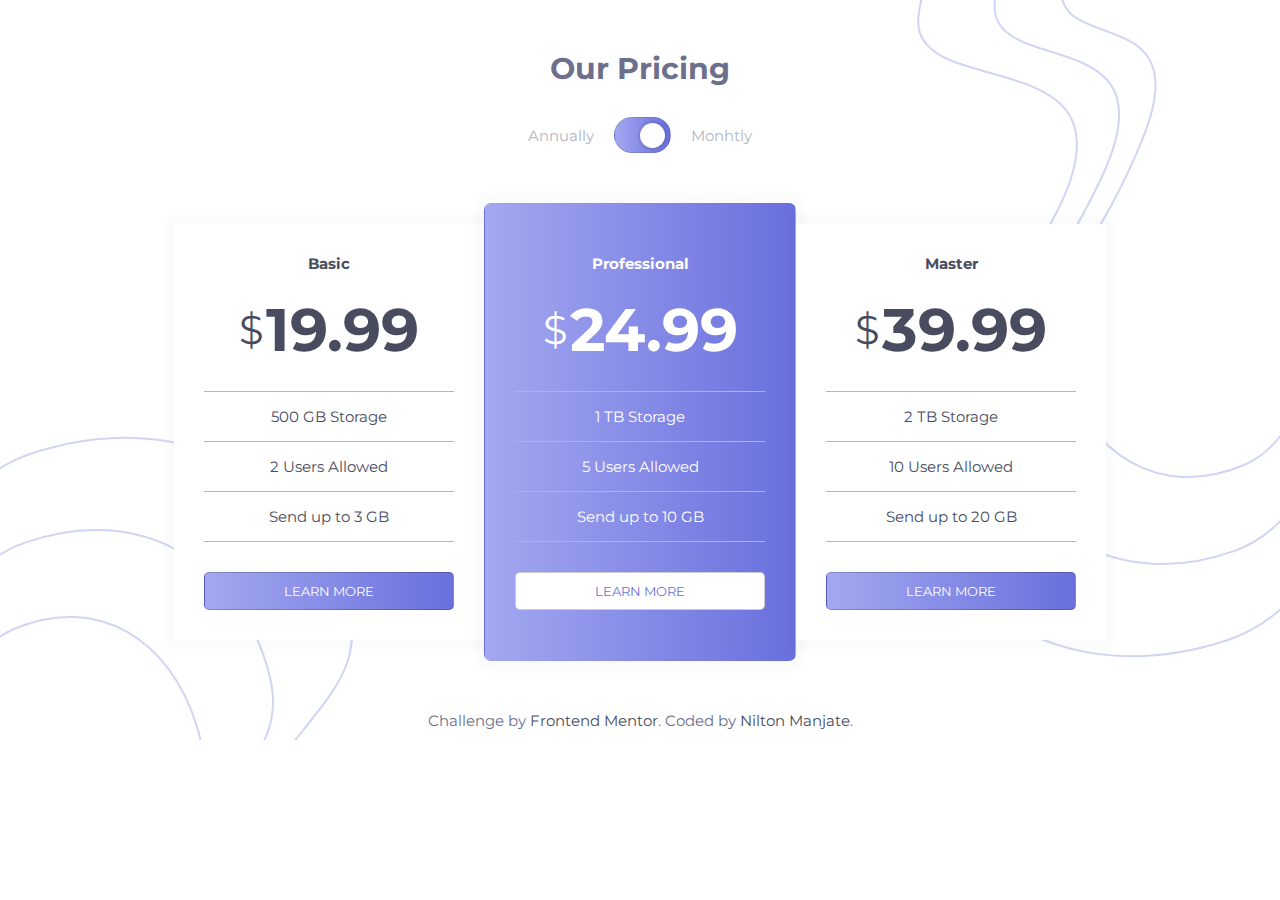
<file: index.html>
﻿<!DOCTYPE html>
<html lang="en">
<head>
  <meta charset="UTF-8">
  <meta name="viewport" content="width=device-width, initial-scale=1.0">
  <link rel="icon" type="image/png" sizes="32x32" href="./images/favicon-32x32.png">
  <link rel="stylesheet" href="style.css">
  <title>Frontend Mentor | [Challenge Name Here]</title>
</head>
<body>
  <header>
    <h1>Our Pricing</h1>
    <div class="choice">
      <span>Annually</span>
      <div class="choice">
        <input type="checkbox" id="check" checked>
        <label for="check" class="container">
          <span class="slider"></span>
        </label>
      </div>
      <span>Monhtly</span>
    </div>
  </header>

  <main>
    <section class="basic">
      <h2>Basic</h2>
      <p class="price">$<strong>19.99</strong></p>
      <ul>
        <li>500 GB Storage</li>
        <li>2 Users Allowed</li>
        <li>Send up to 3 GB</li>
      </ul>
      <button>LEARN MORE</button>
    </section>

    <section class="pro">
      <h2>Professional</h2>
      <p class="price">$<strong>24.99</strong></p>
      <ul>
        <li>1 TB Storage</li>
        <li>5 Users Allowed</li>
        <li>Send up to 10 GB</li>
      </ul>
      <button>LEARN MORE</button>
    </section>

    <section class="master">
      <h2>Master</h2>
      <p class="price">$<strong>39.99</strong></p>
      <ul>
        <li>2 TB Storage</li>
        <li>10 Users Allowed</li>
        <li>Send up to 20 GB</li>
      </ul>
      <button>LEARN MORE</button>
    </section>
  </main>

  <footer>
    Challenge by <a href="https://www.frontendmentor.io?ref=challenge"
    target="_blank">Frontend Mentor</a>. 
    Coded by <a href="https://github.com/nilton-manjate" target="_blank">Nilton Manjate</a>.
  </footer>

  <script>
    "use strict";
     const period = document.getElementById("check");
     const num = document.getElementsByTagName("strong");
     const container = document.getElementsByClassName("container")[0];
     period.addEventListener("change", function(){
       if (period.checked) {
         num[0].textContent = "19.99";
         num[1].textContent = "24.99"; 
         num[2].textContent = "39.99"; 
       } else {
         num[0].textContent = "199.99";
         num[1].textContent = "249.99"; 
         num[2].textContent = "399.99"; 
       }
     });

    container.tabIndex = "1";
    container.addEventListener("keydown", function() {
      if (event.code === 'Space' || event.code === 'Enter') {
        period.checked = !period.checked;
      }
    });
  </script>
</body>
</html>
</file>
<file: style.css>
﻿@import url('https://fonts.googleapis.com/css2?family=Montserrat:wght@700&display=swap');

:root {
  --monts: 'Montserrat', sans-serif;
  --vBlue: hsl(240, 78%, 98%);
  --lBlue: hsl(234, 14%, 74%);
  --gBlue: hsl(233, 13%, 49%);
  --dBlue: hsl(232, 13%, 33%);
}

* {
  margin: 0px;
  padding: 0px;
}

body {
  display: flex;
  flex-direction: column;
  align-items: center;
  background-color: var(--vBlue);
  background: url("images/bg-top.svg") top right no-repeat, 
              url("images/bg-bottom.svg") bottom left no-repeat;
  font-family: var(--monts);
  font-size: 15px;
}

header {
  margin: 30px 0px;
  text-align: center;
}

header h1 {
  color: var(--gBlue);
  margin-bottom: 30px;
}

header span {
  color: var(--lBlue);
}

.choice {
  display: flex;
  align-items: center;
  gap: 20px;
}

.container {
  width: 45px;
  height: 30px;
  padding: 2px 5px;
  border: 1px solid rgba(0, 0, 0, 0.1);
  border-radius: 30px;
  background-image: linear-gradient(90deg, hsl(236, 72%, 79%), hsl(237, 63%, 64%));
  display: flex;
  align-items: center;
  cursor: pointer;
  transition: .5s ease-in-out;
}

.slider {
  width: 25px;
  height: 25px;
  border-radius: 50%;
  box-shadow: 0px 0px 2px 2px rgb(0, 0, 0, 0.1);
  background-color: white;
  transition: .5s ease-in-out;
}

#check {
  display: none;
}

#check:checked ~ .container {
  background-color: lightgreen;
}

#check:checked ~ .container .slider {
  transform: translateX(20px);
}

section {
  width: 250px;
  background-color: white;
  box-shadow: 0px 0px 10px 10px rgb(0, 0, 0, 0.02);
  border-radius: 5px;
  text-align: center;
  color: var(--dBlue);
  padding: 30px;
  margin-bottom: 30px;
}

section h2 {
  font-size: 15px;
  margin-bottom: 20px;
}

.price {
  font-size: 40px;
  display: flex;
  align-items: center;
  justify-content: center;
  gap: 2px;
  margin-bottom: 25px;
}

.price strong {
  font-size: 60px;
}

ul {
  list-style: none;
  gap: 10px;
  border-bottom: 1px solid var(--lBlue);
  margin-bottom: 30px;
}

li {
  padding: 15px 0px;
  border-top: 1px solid var(--lBlue);
}

button {
  font-family: inherit;
  width: 100%;
  padding: 10px;
  background-image: linear-gradient(90deg, hsl(236, 72%, 79%), hsl(237, 63%, 64%));
  color: white;
  border: 1px solid rgba(0, 0, 0, 0.2);
  border-radius: 5px;
  transition: .5s;
}

button:hover {
  cursor: pointer;
  background-image: none;
  background-color: transparent;
  color: hsl(237, 63%, 64%);
  border-color: var(--dBlue);
  transition: .5s;
}

.pro {
  background-image: linear-gradient(90deg, hsl(236, 72%, 79%), hsl(237, 63%, 64%));
  color: white;
  border: 1px solid rgba(0, 0, 0, 0.01);
}

.pro button {
  background-image: none;
  background-color: white;
  color: hsl(237, 63%, 64%);
}

.pro button:hover {
  background-color: transparent;
  color: white;
  border-color: white;
}

footer {
  margin-top: 20px;
  padding-bottom: 10px;
  color: var(--gBlue);
}

footer a {
  color: var(--dBlue);
  text-decoration: none;
}

footer a:hover {
  text-decoration: underline;
}

.year {
  display: none;
}

@media only screen and (min-width: 900px) {
  main {
    display: flex;
    align-items: center;
  }

  header {
    margin: 50px;
  }

  .basic {
    border-radius: 5px 0px 0px 5px; 
  }

  .pro {
    padding-top: 50px;
    padding-bottom: 50px;
    border-radius: 7px;
  }

  .master {
    border-radius: 0px 5px 5px 0px;
  }
}
</file>
